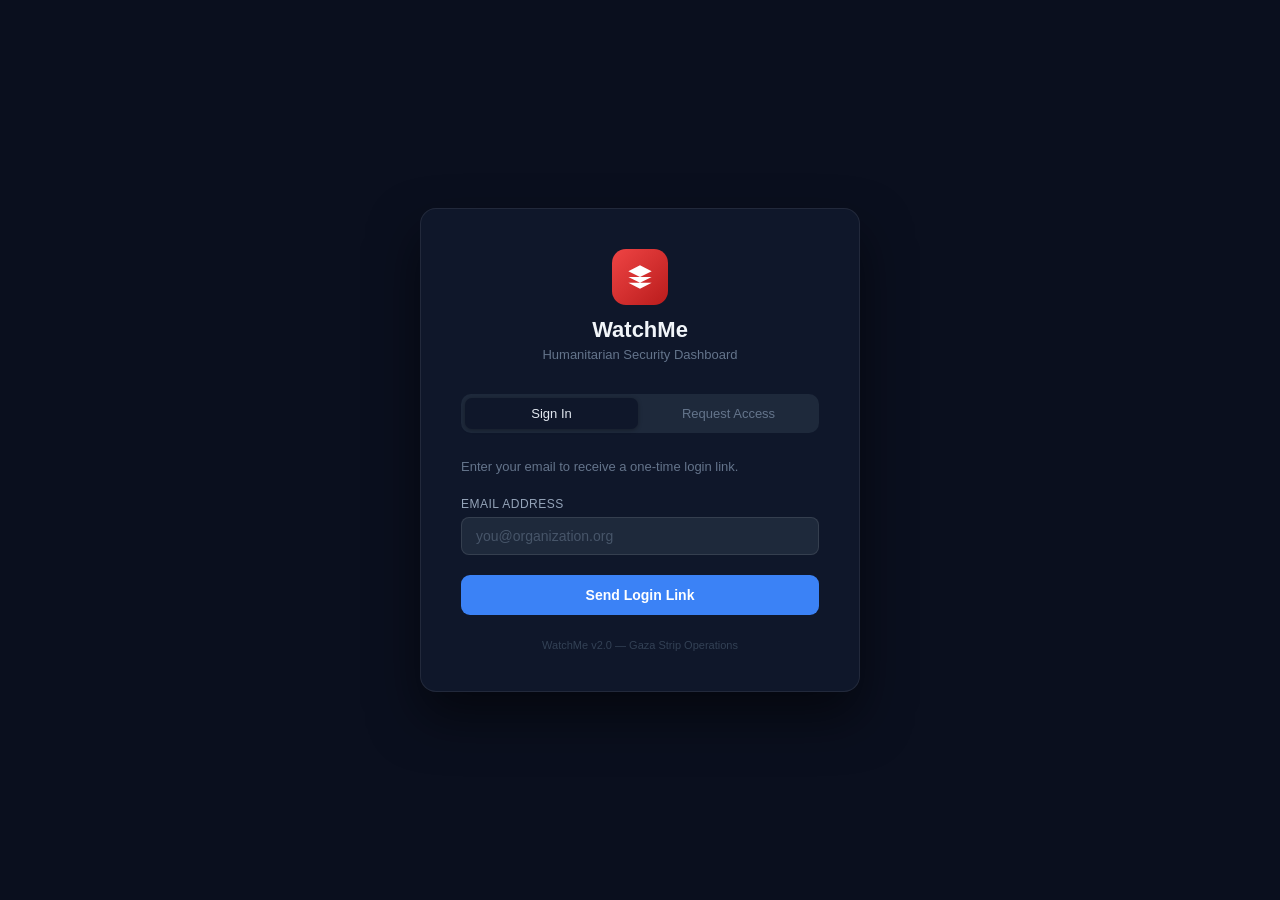
<file: backend/static/login.html>
<!DOCTYPE html>
<html lang="en">
<head>
<meta charset="UTF-8"/>
<meta name="viewport" content="width=device-width, initial-scale=1.0"/>
<title>WatchMe — Access</title>
<style>
*{box-sizing:border-box;margin:0;padding:0}
body{font-family:'Segoe UI',Arial,sans-serif;background:#0a0f1e;color:#e2e8f0;min-height:100vh;display:flex;align-items:center;justify-content:center;padding:20px}
.card{background:#0f172a;border:1px solid rgba(255,255,255,0.08);border-radius:16px;padding:40px;width:100%;max-width:440px;box-shadow:0 25px 50px rgba(0,0,0,0.5)}
.logo{text-align:center;margin-bottom:32px}
.logo-icon{width:56px;height:56px;background:linear-gradient(135deg,#ef4444,#b91c1c);border-radius:14px;display:flex;align-items:center;justify-content:center;margin:0 auto 12px}
.logo-icon svg{width:28px;height:28px;fill:white}
h1{font-size:22px;font-weight:700;color:#f1f5f9;text-align:center}
.subtitle{font-size:13px;color:#64748b;text-align:center;margin-top:4px}
.tabs{display:flex;gap:4px;background:#1e293b;padding:4px;border-radius:10px;margin:24px 0}
.tab{flex:1;padding:8px;border:none;border-radius:7px;font-size:13px;font-weight:500;cursor:pointer;transition:all .2s;background:transparent;color:#64748b}
.tab.active{background:#0f172a;color:#e2e8f0;box-shadow:0 1px 4px rgba(0,0,0,0.3)}
.pane{display:none}.pane.active{display:block}
.field{margin-bottom:16px}
label{display:block;font-size:12px;font-weight:500;color:#94a3b8;margin-bottom:6px;text-transform:uppercase;letter-spacing:.5px}
input{width:100%;padding:10px 14px;background:#1e293b;border:1px solid rgba(255,255,255,0.1);border-radius:8px;color:#e2e8f0;font-size:14px;outline:none;transition:border-color .2s}
input:focus{border-color:#3b82f6}
input::placeholder{color:#475569}
.btn{width:100%;padding:12px;background:#3b82f6;border:none;border-radius:9px;color:white;font-size:14px;font-weight:600;cursor:pointer;transition:background .2s;margin-top:4px}
.btn:hover{background:#2563eb}
.btn:disabled{background:#1e3a5f;color:#475569;cursor:not-allowed}
.btn.danger{background:#ef4444}.btn.danger:hover{background:#dc2626}
.msg{padding:10px 14px;border-radius:8px;font-size:13px;margin-top:14px;display:none}
.msg.success{background:#14532d33;border:1px solid #22c55e55;color:#86efac}
.msg.error{background:#450a0a33;border:1px solid #ef444455;color:#fca5a5}
.msg.info{background:#1e3a5f33;border:1px solid #3b82f655;color:#93c5fd}
.divider{text-align:center;color:#334155;font-size:12px;margin:16px 0;position:relative}
.divider::before,.divider::after{content:'';position:absolute;top:50%;width:42%;height:1px;background:#1e293b}
.divider::before{left:0}.divider::after{right:0}
.footer{text-align:center;font-size:11px;color:#334155;margin-top:24px}
.spinner{width:16px;height:16px;border:2px solid rgba(255,255,255,0.3);border-top-color:white;border-radius:50%;animation:spin .6s linear infinite;display:inline-block;vertical-align:middle;margin-right:6px}
@keyframes spin{to{transform:rotate(360deg)}}
</style>
</head>
<body>
<div class="card">
  <div class="logo">
    <div class="logo-icon">
      <svg viewBox="0 0 24 24"><path d="M12 2L2 7l10 5 10-5-10-5zM2 17l10 5 10-5M2 12l10 5 10-5"/></svg>
    </div>
    <h1>WatchMe</h1>
    <p class="subtitle">Humanitarian Security Dashboard</p>
  </div>

  <div class="tabs">
    <button class="tab active" onclick="switchTab('login')">Sign In</button>
    <button class="tab" onclick="switchTab('register')">Request Access</button>
  </div>

  <!-- LOGIN TAB -->
  <div class="pane active" id="pane-login">
    <p style="font-size:13px;color:#64748b;margin-bottom:20px;line-height:1.6">
      Enter your email to receive a one-time login link.
    </p>
    <div class="field">
      <label>Email Address</label>
      <input type="email" id="login-email" placeholder="you@organization.org" autocomplete="email"/>
    </div>
    <button class="btn" id="login-btn" onclick="sendLoginRequest()">Send Login Link</button>
    <div class="msg" id="login-msg"></div>
  </div>

  <!-- REGISTER TAB -->
  <div class="pane" id="pane-register">
    <p style="font-size:13px;color:#64748b;margin-bottom:20px;line-height:1.6">
      Request access. The admin will review and approve your request.
    </p>
    <div class="field">
      <label>Full Name</label>
      <input type="text" id="reg-name" placeholder="Jane Smith" autocomplete="name"/>
    </div>
    <div class="field">
      <label>Email Address</label>
      <input type="email" id="reg-email" placeholder="you@organization.org" autocomplete="email"/>
    </div>
    <div class="field">
      <label>Organization <span style="color:#475569;font-weight:400;text-transform:none">(optional)</span></label>
      <input type="text" id="reg-org" placeholder="UNRWA, MSF, IRC…"/>
    </div>
    <button class="btn" id="reg-btn" onclick="submitRegistration()">Submit Request</button>
    <div class="msg" id="reg-msg"></div>
  </div>

  <div class="footer">WatchMe v2.0 — Gaza Strip Operations</div>
</div>

<script>
function switchTab(tab) {
  document.querySelectorAll('.tab').forEach((t,i) => t.classList.toggle('active', (tab==='login'&&i===0)||(tab==='register'&&i===1)));
  document.getElementById('pane-login').classList.toggle('active', tab==='login');
  document.getElementById('pane-register').classList.toggle('active', tab==='register');
}

function showMsg(id, text, type) {
  const el = document.getElementById(id);
  el.textContent = text; el.className = `msg ${type}`; el.style.display = 'block';
}

async function sendLoginRequest() {
  const email = document.getElementById('login-email').value.trim();
  if (!email) { showMsg('login-msg','Please enter your email.','error'); return; }
  const btn = document.getElementById('login-btn');
  btn.disabled = true;
  btn.innerHTML = '<span class="spinner"></span>Sending…';
  try {
    const res = await fetch('/api/auth/register', {
      method: 'POST',
      headers: {'Content-Type':'application/json'},
      body: JSON.stringify({email, name: email.split('@')[0], organization: ''})
    });
    const data = await res.json();
    if (res.status === 400 && data.detail?.includes('approved')) {
      showMsg('login-msg', '✓ Your account is approved. Check your email for a login link, or contact the admin to resend it.', 'info');
    } else if (!res.ok) {
      showMsg('login-msg', data.detail || 'Something went wrong.', 'error');
    } else {
      showMsg('login-msg', '✓ Request submitted! You will receive an email once the admin approves your access.', 'success');
    }
  } catch {
    showMsg('login-msg', 'Network error. Please try again.', 'error');
  }
  btn.disabled = false; btn.textContent = 'Send Login Link';
}

async function submitRegistration() {
  const name  = document.getElementById('reg-name').value.trim();
  const email = document.getElementById('reg-email').value.trim();
  const org   = document.getElementById('reg-org').value.trim();
  if (!name)  { showMsg('reg-msg','Please enter your name.','error'); return; }
  if (!email) { showMsg('reg-msg','Please enter your email.','error'); return; }
  const btn = document.getElementById('reg-btn');
  btn.disabled = true; btn.innerHTML = '<span class="spinner"></span>Submitting…';
  try {
    const res = await fetch('/api/auth/register', {
      method: 'POST',
      headers: {'Content-Type':'application/json'},
      body: JSON.stringify({email, name, organization: org})
    });
    const data = await res.json();
    if (!res.ok) { showMsg('reg-msg', data.detail || 'Error submitting request.', 'error'); }
    else { showMsg('reg-msg', '✓ Request submitted! You will receive an email once the admin reviews your request.', 'success'); }
  } catch {
    showMsg('reg-msg', 'Network error. Please try again.', 'error');
  }
  btn.disabled = false; btn.textContent = 'Submit Request';
}

document.addEventListener('keydown', e => {
  if (e.key === 'Enter') {
    if (document.getElementById('pane-login').classList.contains('active')) sendLoginRequest();
    else submitRegistration();
  }
});
</script>
</body>
</html>
</file>
